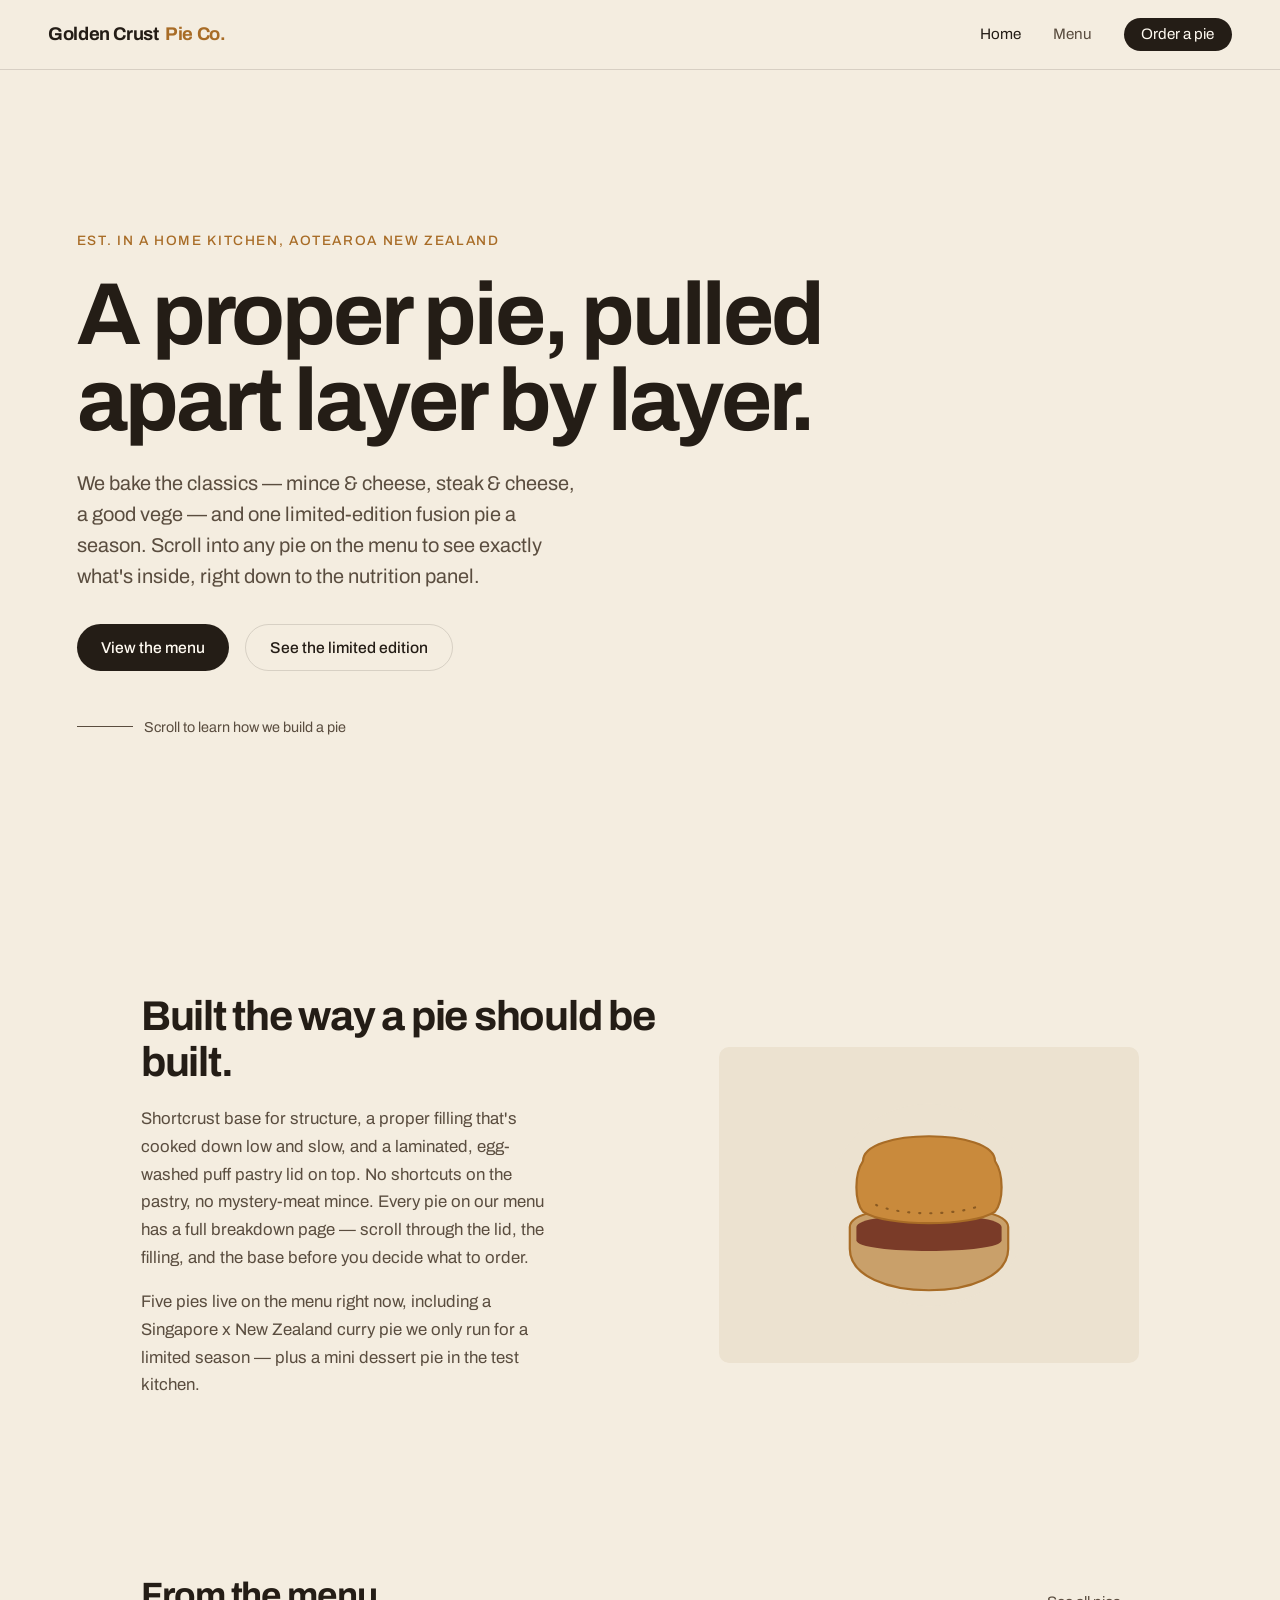
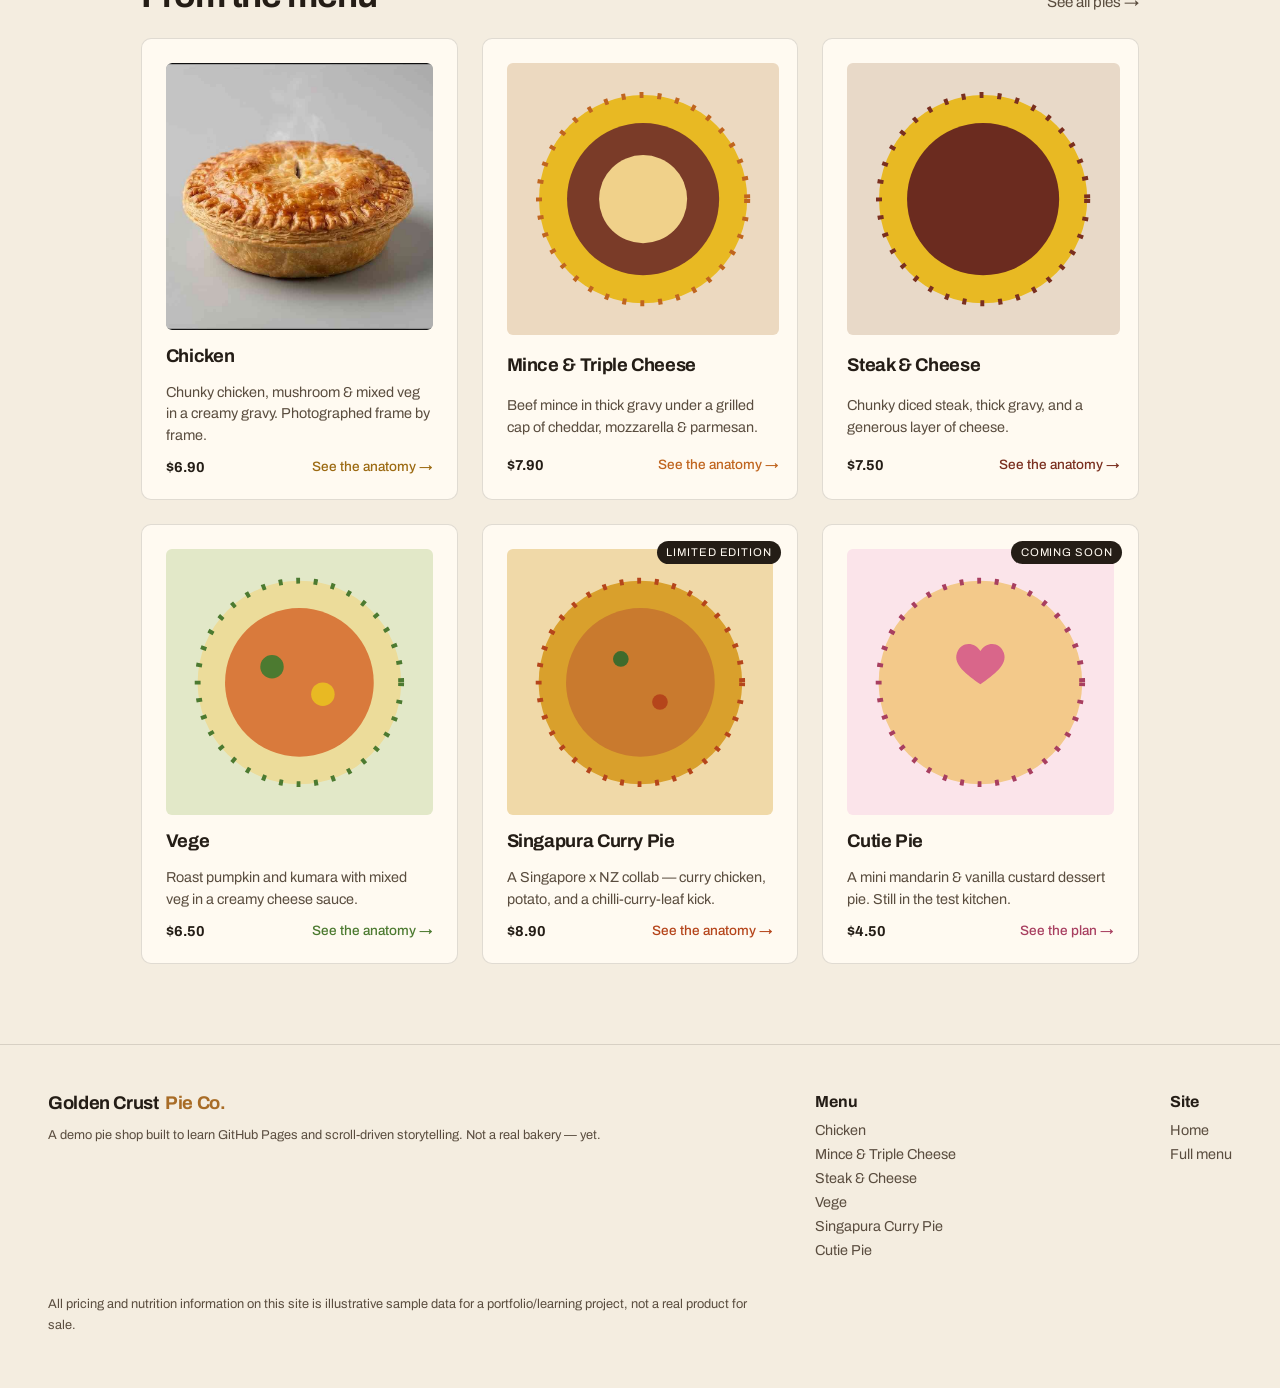
<file: index.html>
<!DOCTYPE html>
<html lang="en-NZ">
<head>
<meta charset="utf-8">
<meta name="viewport" content="width=device-width, initial-scale=1, viewport-fit=cover">
<title>Golden Crust Pie Co. — Handmade New Zealand pies</title>
<meta name="description" content="Golden Crust Pie Co. — handmade New Zealand pies. Scroll into the anatomy of each pie: Mince &amp; Cheese, Steak &amp; Cheese, Vege, and our Singapore x NZ limited edition.">

<link rel="preconnect" href="https://fonts.googleapis.com">
<link rel="preconnect" href="https://fonts.gstatic.com" crossorigin>
<!-- Non-blocking font load: a slow/blocked font stylesheet must never be able
     to delay script execution or first paint. See README "Frame loading
     performance" — a render-blocking stylesheet here was the actual cause
     of a multi-second stall, not the frame images or the GSAP CDN. -->
<link rel="preload" as="style" href="https://fonts.googleapis.com/css2?family=Archivo:wght@400;500;700&display=swap">
<link href="https://fonts.googleapis.com/css2?family=Archivo:wght@400;500;700&display=swap" rel="stylesheet" media="print" onload="this.media='all'">
<noscript><link href="https://fonts.googleapis.com/css2?family=Archivo:wght@400;500;700&display=swap" rel="stylesheet"></noscript>
<link rel="stylesheet" href="assets/css/style.css">
</head>
<body>

<header class="site-header">
  <a class="logo" href="index.html">Golden Crust <span>Pie Co.</span></a>
  <nav class="site-nav" aria-label="Primary">
    <a href="index.html" aria-current="page">Home</a>
    <a href="menu.html">Menu</a>
    <a class="nav-cta" href="menu.html">Order a pie</a>
  </nav>
</header>

<section class="hero">
  <div class="eyebrow">Est. in a home kitchen, Aotearoa New Zealand</div>
  <h1>A proper pie, pulled apart layer by layer.</h1>
  <p>We bake the classics — mince &amp; cheese, steak &amp; cheese, a good vege — and one limited-edition
  fusion pie a season. Scroll into any pie on the menu to see exactly what's inside, right down to
  the nutrition panel.</p>
  <div class="hero-actions">
    <a class="btn btn-primary" href="menu.html">View the menu</a>
    <a class="btn btn-ghost" href="pies/singapore-nz.html">See the limited edition</a>
  </div>
  <div class="scroll-cue">Scroll to learn how we build a pie</div>
</section>

<section class="story">
  <div>
    <h2>Built the way a pie should be built.</h2>
    <p>Shortcrust base for structure, a proper filling that's cooked down low and slow, and a laminated,
    egg-washed puff pastry lid on top. No shortcuts on the pastry, no mystery-meat mince. Every pie on
    our menu has a full breakdown page — scroll through the lid, the filling, and the base before you
    decide what to order.</p>
    <p style="margin-top:1rem;">Five pies live on the menu right now, including a Singapore x New Zealand
    curry pie we only run for a limited season — plus a mini dessert pie in the test kitchen.</p>
  </div>
  <div class="story-figure">
    <svg viewBox="0 0 200 200" width="220" height="220" role="img" aria-label="Illustration of a pie cross-section">
      <circle cx="100" cy="100" r="92" fill="#ece2d0"/>
      <path d="M28,140 C28,190 172,190 172,140 L172,120 C172,95 28,95 28,120 Z" fill="#c9a06a" stroke="#a86c26" stroke-width="2"/>
      <path d="M34,120 C34,105 166,105 166,120 L166,132 C166,145 34,145 34,132 Z" fill="#7a3b28"/>
      <path d="M40,60 C40,30 160,30 160,60 C168,72 168,96 160,106 C140,120 60,120 40,106 C32,96 32,72 40,60 Z" fill="#c98a3c" stroke="#a86c26" stroke-width="2"/>
      <path d="M52,100 C75,110 125,110 148,100" fill="none" stroke="#8a5a22" stroke-width="2" stroke-linecap="round" stroke-dasharray="1 9"/>
    </svg>
  </div>
</section>

<div class="section-head">
  <h2>From the menu</h2>
  <a href="menu.html">See all pies &rarr;</a>
</div>

<div class="pie-grid">

  <a class="pie-card" href="pies/chicken.html" style="--card-bg:#b4b4b1; --card-accent:#9c6a12;">
    <div class="thumb photo">
      <img src="assets/frames/chicken-pie/ezgif-frame-001.jpg" alt="A whole New Zealand chicken pie, glazed and steaming" loading="lazy">
    </div>
    <h3>Chicken</h3>
    <p class="desc">Chunky chicken, mushroom &amp; mixed veg in a creamy gravy. Photographed frame by frame.</p>
    <div class="meta"><span class="price">$6.90</span><span class="explore">See the anatomy &rarr;</span></div>
  </a>

  <a class="pie-card" href="pies/mince-and-triple-cheese.html" style="--card-bg:#ecd9c0; --card-accent:#c0651f;">
    <div class="thumb">
      <svg viewBox="0 0 120 120" role="img" aria-label="Mince and triple cheese pie icon">
        <circle cx="60" cy="60" r="52" fill="#e8b923"/>
        <circle cx="60" cy="60" r="38" fill="#7a3b28"/>
        <circle cx="60" cy="60" r="22" fill="#f0d18a"/>
        <circle cx="60" cy="60" r="52" fill="none" stroke="#c0651f" stroke-width="3" stroke-dasharray="2 7"/>
      </svg>
    </div>
    <h3>Mince &amp; Triple Cheese</h3>
    <p class="desc">Beef mince in thick gravy under a grilled cap of cheddar, mozzarella &amp; parmesan.</p>
    <div class="meta"><span class="price">$7.90</span><span class="explore">See the anatomy &rarr;</span></div>
  </a>

  <a class="pie-card" href="pies/steak-and-cheese.html" style="--card-bg:#e8d9c8; --card-accent:#7a2f1f;">
    <div class="thumb">
      <svg viewBox="0 0 120 120" role="img" aria-label="Steak and cheese pie icon">
        <circle cx="60" cy="60" r="52" fill="#e8b923"/>
        <circle cx="60" cy="60" r="38" fill="#6b2b1f"/>
        <circle cx="60" cy="60" r="52" fill="none" stroke="#7a2f1f" stroke-width="3" stroke-dasharray="2 7"/>
      </svg>
    </div>
    <h3>Steak &amp; Cheese</h3>
    <p class="desc">Chunky diced steak, thick gravy, and a generous layer of cheese.</p>
    <div class="meta"><span class="price">$7.50</span><span class="explore">See the anatomy &rarr;</span></div>
  </a>

  <a class="pie-card" href="pies/vege.html" style="--card-bg:#e2e8c8; --card-accent:#4c7a30;">
    <div class="thumb">
      <svg viewBox="0 0 120 120" role="img" aria-label="Vegetable pie icon">
        <circle cx="60" cy="60" r="52" fill="#ecdc9a"/>
        <circle cx="60" cy="60" r="38" fill="#d97a3c"/>
        <circle cx="46" cy="52" r="6" fill="#4c7a30"/>
        <circle cx="72" cy="66" r="6" fill="#e8b923"/>
        <circle cx="60" cy="60" r="52" fill="none" stroke="#4c7a30" stroke-width="3" stroke-dasharray="2 7"/>
      </svg>
    </div>
    <h3>Vege</h3>
    <p class="desc">Roast pumpkin and kumara with mixed veg in a creamy cheese sauce.</p>
    <div class="meta"><span class="price">$6.50</span><span class="explore">See the anatomy &rarr;</span></div>
  </a>

  <a class="pie-card" href="pies/singapore-nz.html" style="--card-bg:#f0d9a8; --card-accent:#b5451b;">
    <span class="badge">Limited edition</span>
    <div class="thumb">
      <svg viewBox="0 0 120 120" role="img" aria-label="Singapore curry pie icon">
        <circle cx="60" cy="60" r="52" fill="#d9a02c"/>
        <circle cx="60" cy="60" r="38" fill="#c97a2e"/>
        <circle cx="50" cy="48" r="4" fill="#3f6b2c"/>
        <circle cx="70" cy="70" r="4" fill="#b5451b"/>
        <circle cx="60" cy="60" r="52" fill="none" stroke="#b5451b" stroke-width="3" stroke-dasharray="2 7"/>
      </svg>
    </div>
    <h3>Singapura Curry Pie</h3>
    <p class="desc">A Singapore x NZ collab — curry chicken, potato, and a chilli-curry-leaf kick.</p>
    <div class="meta"><span class="price">$8.90</span><span class="explore">See the anatomy &rarr;</span></div>
  </a>

  <a class="pie-card" href="pies/cutie-pie.html" style="--card-bg:#fbe4ea; --card-accent:#a83f60;">
    <span class="badge">Coming soon</span>
    <div class="thumb">
      <svg viewBox="0 0 120 120" role="img" aria-label="Cutie Pie icon">
        <circle cx="60" cy="60" r="52" fill="#f3c98a"/>
        <path d="M60,44 C57,39 50,39 48,45 C46,51 53,56 60,61 C67,56 74,51 72,45 C70,39 63,39 60,44 Z" fill="#d9668a"/>
        <circle cx="60" cy="60" r="52" fill="none" stroke="#a83f60" stroke-width="3" stroke-dasharray="2 7"/>
      </svg>
    </div>
    <h3>Cutie Pie</h3>
    <p class="desc">A mini mandarin &amp; vanilla custard dessert pie. Still in the test kitchen.</p>
    <div class="meta"><span class="price">$4.50</span><span class="explore">See the plan &rarr;</span></div>
  </a>

</div>

<footer class="site-footer">
  <div class="foot-top">
    <div>
      <a class="logo" href="index.html">Golden Crust <span>Pie Co.</span></a>
      <p class="fine-print" style="margin-top:0.75rem;">A demo pie shop built to learn GitHub Pages and
      scroll-driven storytelling. Not a real bakery — yet.</p>
    </div>
    <div>
      <h3>Menu</h3>
      <div class="footer-links">
        <a href="pies/chicken.html">Chicken</a>
        <a href="pies/mince-and-triple-cheese.html">Mince &amp; Triple Cheese</a>
        <a href="pies/steak-and-cheese.html">Steak &amp; Cheese</a>
        <a href="pies/vege.html">Vege</a>
        <a href="pies/singapore-nz.html">Singapura Curry Pie</a>
        <a href="pies/cutie-pie.html">Cutie Pie</a>
      </div>
    </div>
    <div>
      <h3>Site</h3>
      <div class="footer-links">
        <a href="index.html">Home</a>
        <a href="menu.html">Full menu</a>
      </div>
    </div>
  </div>
  <p class="fine-print">All pricing and nutrition information on this site is illustrative sample data
  for a portfolio/learning project, not a real product for sale.</p>
</footer>

</body>
</html>
</file>
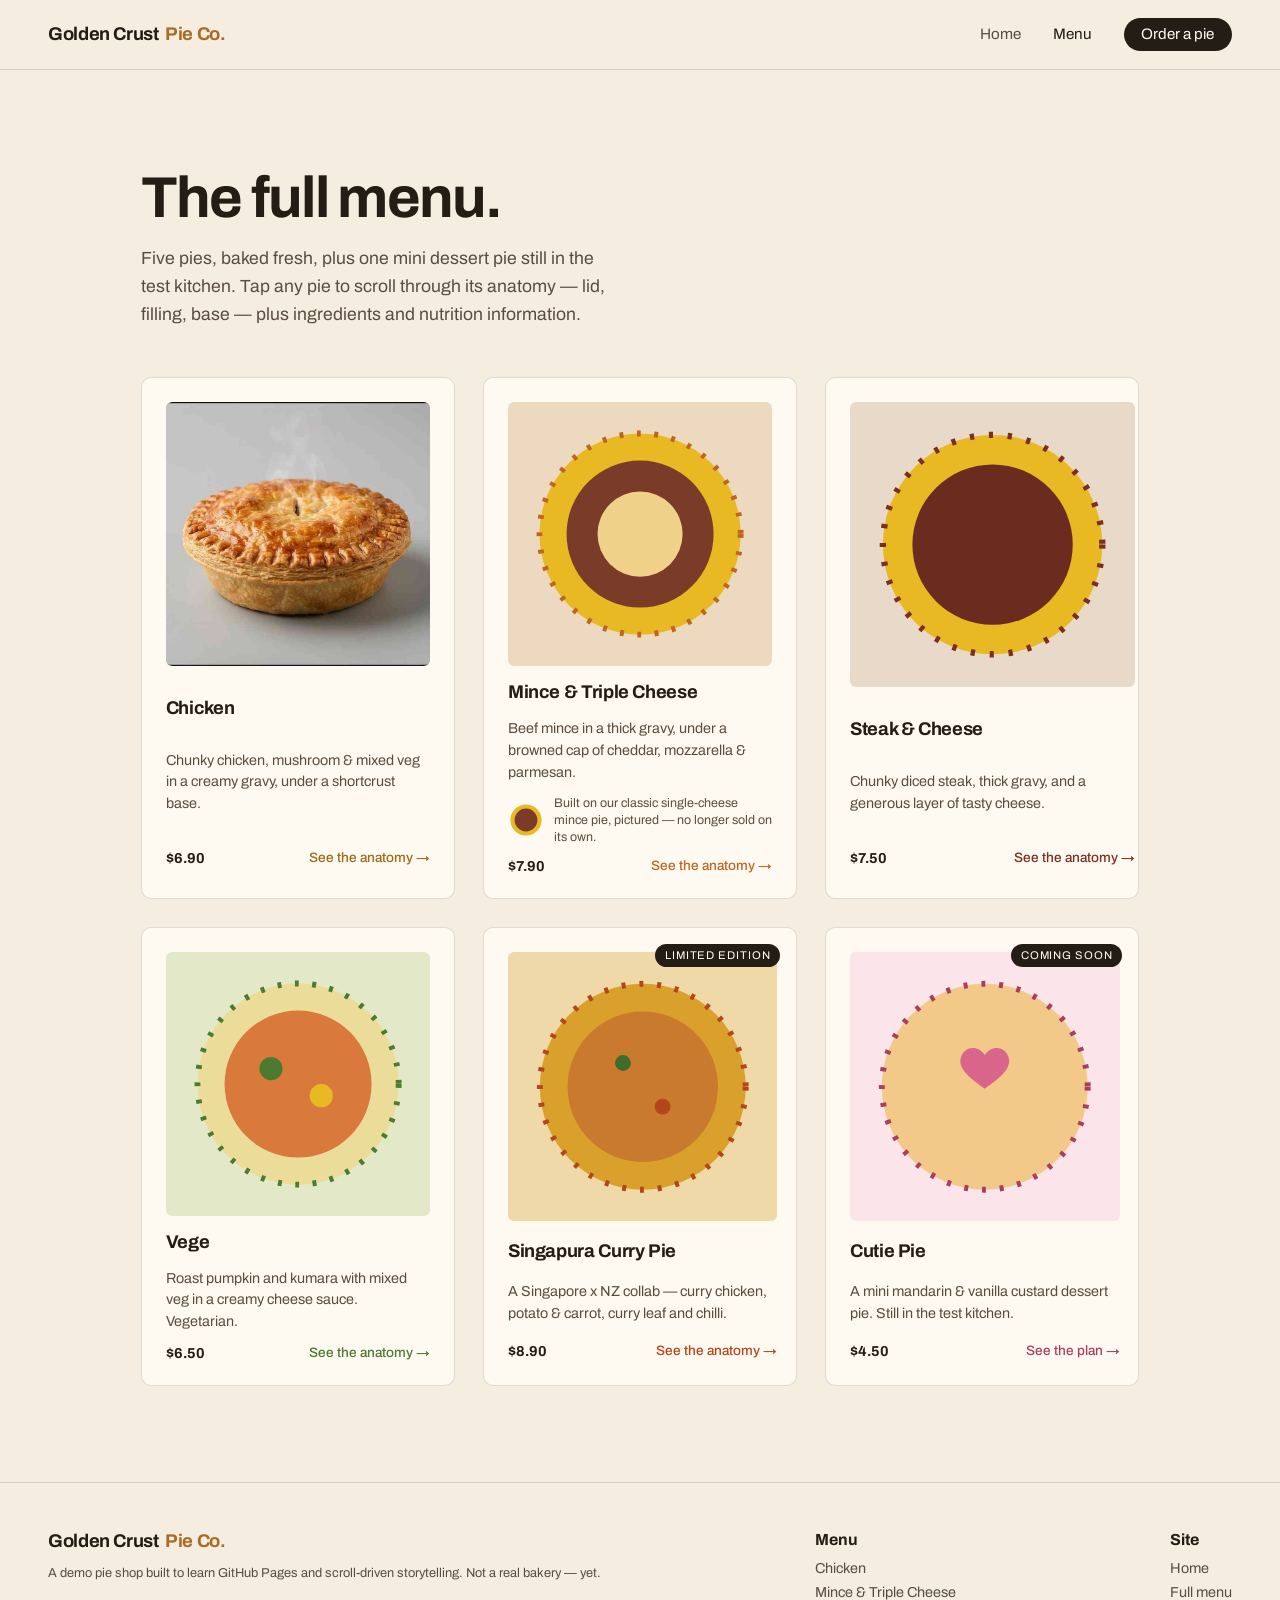
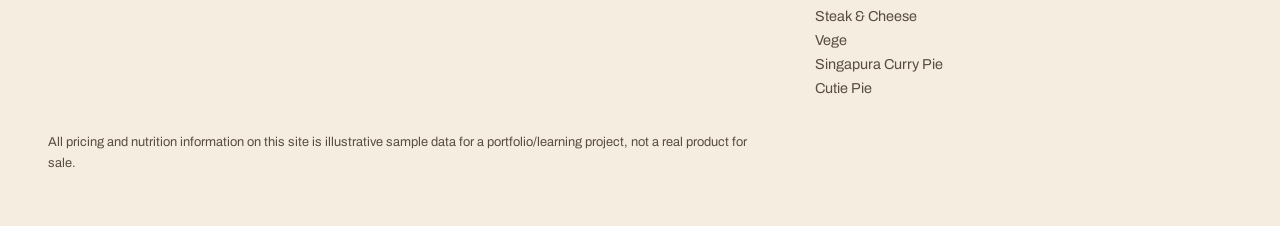
<file: menu.html>
<!DOCTYPE html>
<html lang="en-NZ">
<head>
<meta charset="utf-8">
<meta name="viewport" content="width=device-width, initial-scale=1, viewport-fit=cover">
<title>Menu — Golden Crust Pie Co.</title>
<meta name="description" content="The full Golden Crust Pie Co. menu: Mince &amp; Cheese, Steak &amp; Cheese, Vege, and our Singapore x NZ limited edition pie.">

<link rel="preconnect" href="https://fonts.googleapis.com">
<link rel="preconnect" href="https://fonts.gstatic.com" crossorigin>
<!-- Non-blocking font load — see README "Frame loading performance". -->
<link rel="preload" as="style" href="https://fonts.googleapis.com/css2?family=Archivo:wght@400;500;700&display=swap">
<link href="https://fonts.googleapis.com/css2?family=Archivo:wght@400;500;700&display=swap" rel="stylesheet" media="print" onload="this.media='all'">
<noscript><link href="https://fonts.googleapis.com/css2?family=Archivo:wght@400;500;700&display=swap" rel="stylesheet"></noscript>
<link rel="stylesheet" href="assets/css/style.css">
</head>
<body>

<header class="site-header">
  <a class="logo" href="index.html">Golden Crust <span>Pie Co.</span></a>
  <nav class="site-nav" aria-label="Primary">
    <a href="index.html">Home</a>
    <a href="menu.html" aria-current="page">Menu</a>
    <a class="nav-cta" href="menu.html">Order a pie</a>
  </nav>
</header>

<section class="menu-hero">
  <h1>The full menu.</h1>
  <p>Five pies, baked fresh, plus one mini dessert pie still in the test kitchen. Tap any pie to
  scroll through its anatomy — lid, filling, base — plus ingredients and nutrition information.</p>
</section>

<div class="menu-grid">

  <a class="pie-card" href="pies/chicken.html" style="--card-bg:#b4b4b1; --card-accent:#9c6a12;">
    <div class="thumb photo">
      <img src="assets/frames/chicken-pie/ezgif-frame-001.jpg" alt="A whole New Zealand chicken pie, glazed and steaming" loading="lazy">
    </div>
    <h3>Chicken</h3>
    <p class="desc">Chunky chicken, mushroom &amp; mixed veg in a creamy gravy, under a shortcrust base.</p>
    <div class="meta"><span class="price">$6.90</span><span class="explore">See the anatomy &rarr;</span></div>
  </a>

  <a class="pie-card" href="pies/mince-and-triple-cheese.html" style="--card-bg:#ecd9c0; --card-accent:#c0651f;">
    <div class="thumb">
      <svg viewBox="0 0 120 120" role="img" aria-label="Mince and triple cheese pie icon">
        <circle cx="60" cy="60" r="52" fill="#e8b923"/>
        <circle cx="60" cy="60" r="38" fill="#7a3b28"/>
        <circle cx="60" cy="60" r="22" fill="#f0d18a"/>
        <circle cx="60" cy="60" r="52" fill="none" stroke="#c0651f" stroke-width="3" stroke-dasharray="2 7"/>
      </svg>
    </div>
    <h3>Mince &amp; Triple Cheese</h3>
    <p class="desc">Beef mince in a thick gravy, under a browned cap of cheddar, mozzarella &amp; parmesan.</p>
    <div class="insight">
      <svg viewBox="0 0 120 120" role="img" aria-label="Our classic single-cheese mince pie, for comparison">
        <circle cx="60" cy="60" r="52" fill="#e8b923"/>
        <circle cx="60" cy="60" r="38" fill="#7a3b28"/>
      </svg>
      <span>Built on our classic single-cheese mince pie, pictured — no longer sold on its own.</span>
    </div>
    <div class="meta"><span class="price">$7.90</span><span class="explore">See the anatomy &rarr;</span></div>
  </a>

  <a class="pie-card" href="pies/steak-and-cheese.html" style="--card-bg:#e8d9c8; --card-accent:#7a2f1f;">
    <div class="thumb">
      <svg viewBox="0 0 120 120" role="img" aria-label="Steak and cheese pie icon">
        <circle cx="60" cy="60" r="52" fill="#e8b923"/>
        <circle cx="60" cy="60" r="38" fill="#6b2b1f"/>
        <circle cx="60" cy="60" r="52" fill="none" stroke="#7a2f1f" stroke-width="3" stroke-dasharray="2 7"/>
      </svg>
    </div>
    <h3>Steak &amp; Cheese</h3>
    <p class="desc">Chunky diced steak, thick gravy, and a generous layer of tasty cheese.</p>
    <div class="meta"><span class="price">$7.50</span><span class="explore">See the anatomy &rarr;</span></div>
  </a>

  <a class="pie-card" href="pies/vege.html" style="--card-bg:#e2e8c8; --card-accent:#4c7a30;">
    <div class="thumb">
      <svg viewBox="0 0 120 120" role="img" aria-label="Vegetable pie icon">
        <circle cx="60" cy="60" r="52" fill="#ecdc9a"/>
        <circle cx="60" cy="60" r="38" fill="#d97a3c"/>
        <circle cx="46" cy="52" r="6" fill="#4c7a30"/>
        <circle cx="72" cy="66" r="6" fill="#e8b923"/>
        <circle cx="60" cy="60" r="52" fill="none" stroke="#4c7a30" stroke-width="3" stroke-dasharray="2 7"/>
      </svg>
    </div>
    <h3>Vege</h3>
    <p class="desc">Roast pumpkin and kumara with mixed veg in a creamy cheese sauce. Vegetarian.</p>
    <div class="meta"><span class="price">$6.50</span><span class="explore">See the anatomy &rarr;</span></div>
  </a>

  <a class="pie-card" href="pies/singapore-nz.html" style="--card-bg:#f0d9a8; --card-accent:#b5451b;">
    <span class="badge">Limited edition</span>
    <div class="thumb">
      <svg viewBox="0 0 120 120" role="img" aria-label="Singapore curry pie icon">
        <circle cx="60" cy="60" r="52" fill="#d9a02c"/>
        <circle cx="60" cy="60" r="38" fill="#c97a2e"/>
        <circle cx="50" cy="48" r="4" fill="#3f6b2c"/>
        <circle cx="70" cy="70" r="4" fill="#b5451b"/>
        <circle cx="60" cy="60" r="52" fill="none" stroke="#b5451b" stroke-width="3" stroke-dasharray="2 7"/>
      </svg>
    </div>
    <h3>Singapura Curry Pie</h3>
    <p class="desc">A Singapore x NZ collab — curry chicken, potato &amp; carrot, curry leaf and chilli.</p>
    <div class="meta"><span class="price">$8.90</span><span class="explore">See the anatomy &rarr;</span></div>
  </a>

  <a class="pie-card" href="pies/cutie-pie.html" style="--card-bg:#fbe4ea; --card-accent:#a83f60;">
    <span class="badge">Coming soon</span>
    <div class="thumb">
      <svg viewBox="0 0 120 120" role="img" aria-label="Cutie Pie icon">
        <circle cx="60" cy="60" r="52" fill="#f3c98a"/>
        <path d="M60,44 C57,39 50,39 48,45 C46,51 53,56 60,61 C67,56 74,51 72,45 C70,39 63,39 60,44 Z" fill="#d9668a"/>
        <circle cx="60" cy="60" r="52" fill="none" stroke="#a83f60" stroke-width="3" stroke-dasharray="2 7"/>
      </svg>
    </div>
    <h3>Cutie Pie</h3>
    <p class="desc">A mini mandarin &amp; vanilla custard dessert pie. Still in the test kitchen.</p>
    <div class="meta"><span class="price">$4.50</span><span class="explore">See the plan &rarr;</span></div>
  </a>

</div>

<footer class="site-footer">
  <div class="foot-top">
    <div>
      <a class="logo" href="index.html">Golden Crust <span>Pie Co.</span></a>
      <p class="fine-print" style="margin-top:0.75rem;">A demo pie shop built to learn GitHub Pages and
      scroll-driven storytelling. Not a real bakery — yet.</p>
    </div>
    <div>
      <h3>Menu</h3>
      <div class="footer-links">
        <a href="pies/chicken.html">Chicken</a>
        <a href="pies/mince-and-triple-cheese.html">Mince &amp; Triple Cheese</a>
        <a href="pies/steak-and-cheese.html">Steak &amp; Cheese</a>
        <a href="pies/vege.html">Vege</a>
        <a href="pies/singapore-nz.html">Singapura Curry Pie</a>
        <a href="pies/cutie-pie.html">Cutie Pie</a>
      </div>
    </div>
    <div>
      <h3>Site</h3>
      <div class="footer-links">
        <a href="index.html">Home</a>
        <a href="menu.html">Full menu</a>
      </div>
    </div>
  </div>
  <p class="fine-print">All pricing and nutrition information on this site is illustrative sample data
  for a portfolio/learning project, not a real product for sale.</p>
</footer>

</body>
</html>
</file>
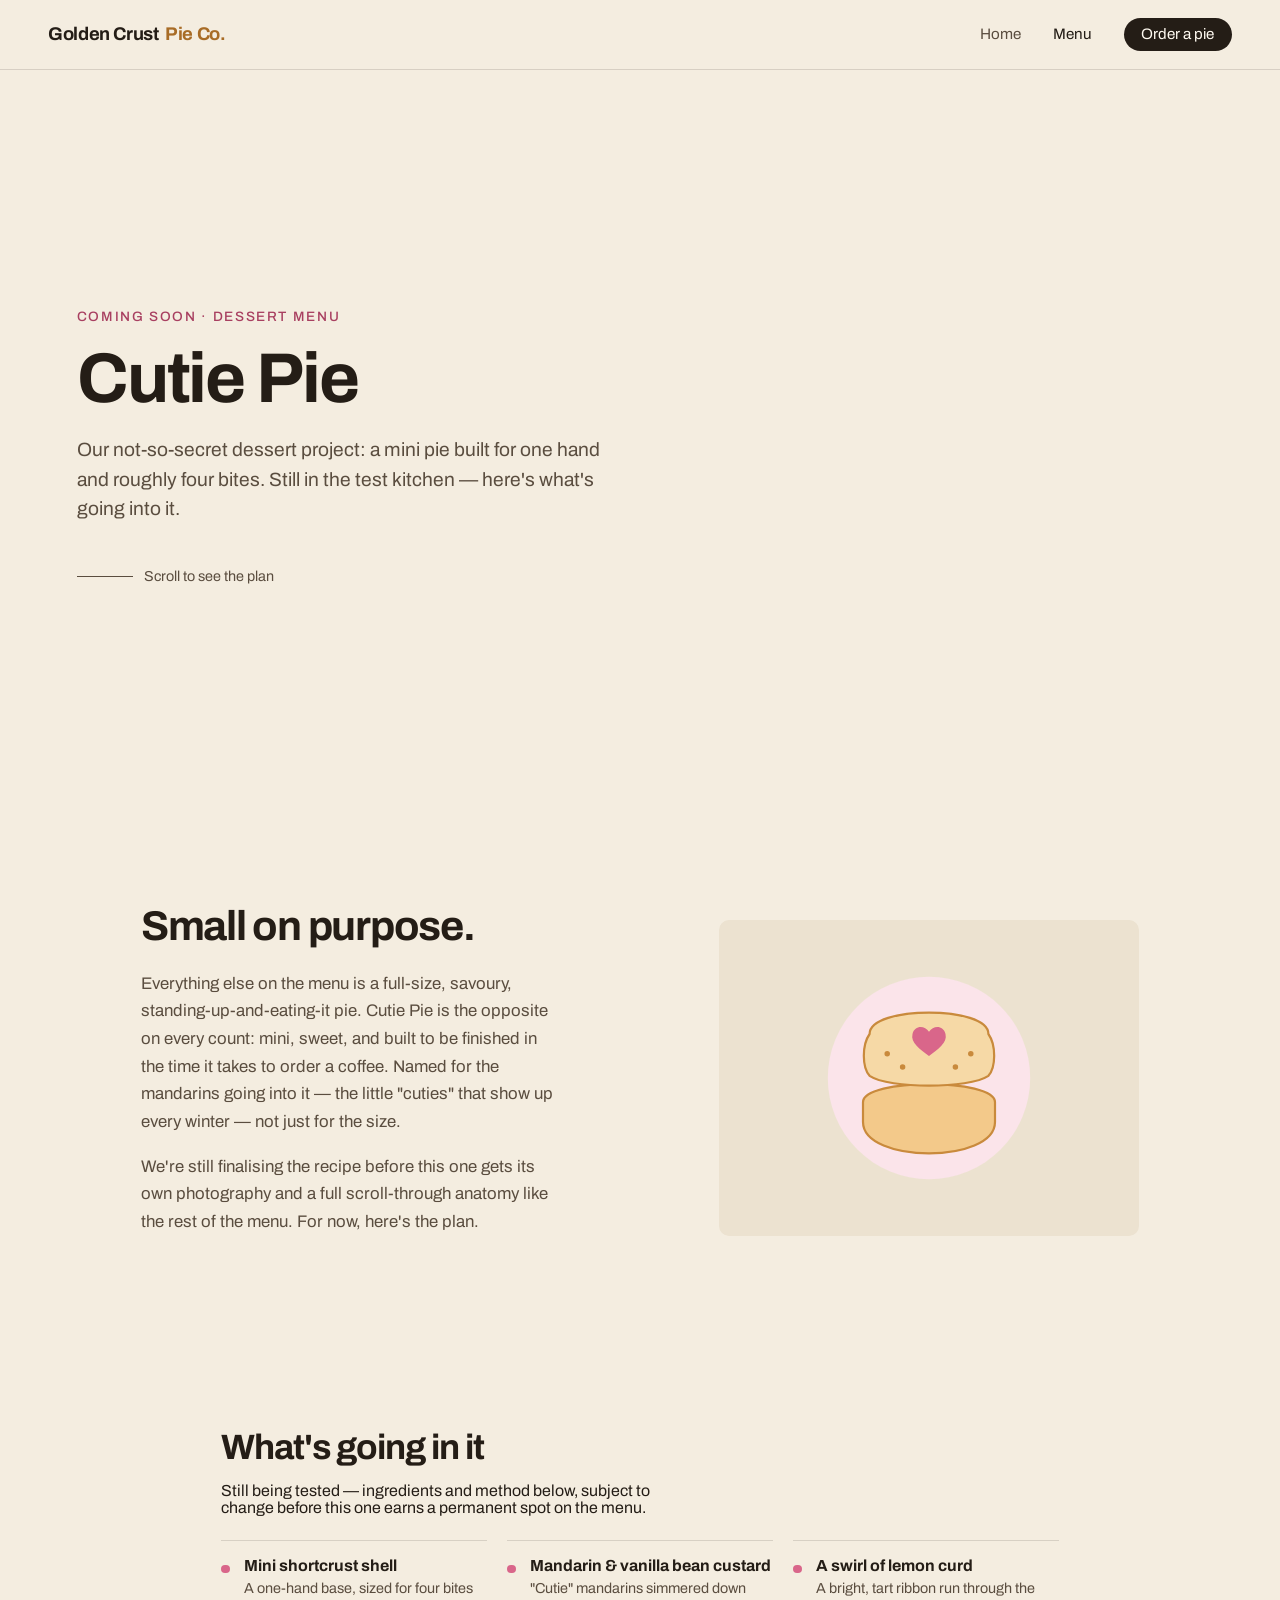
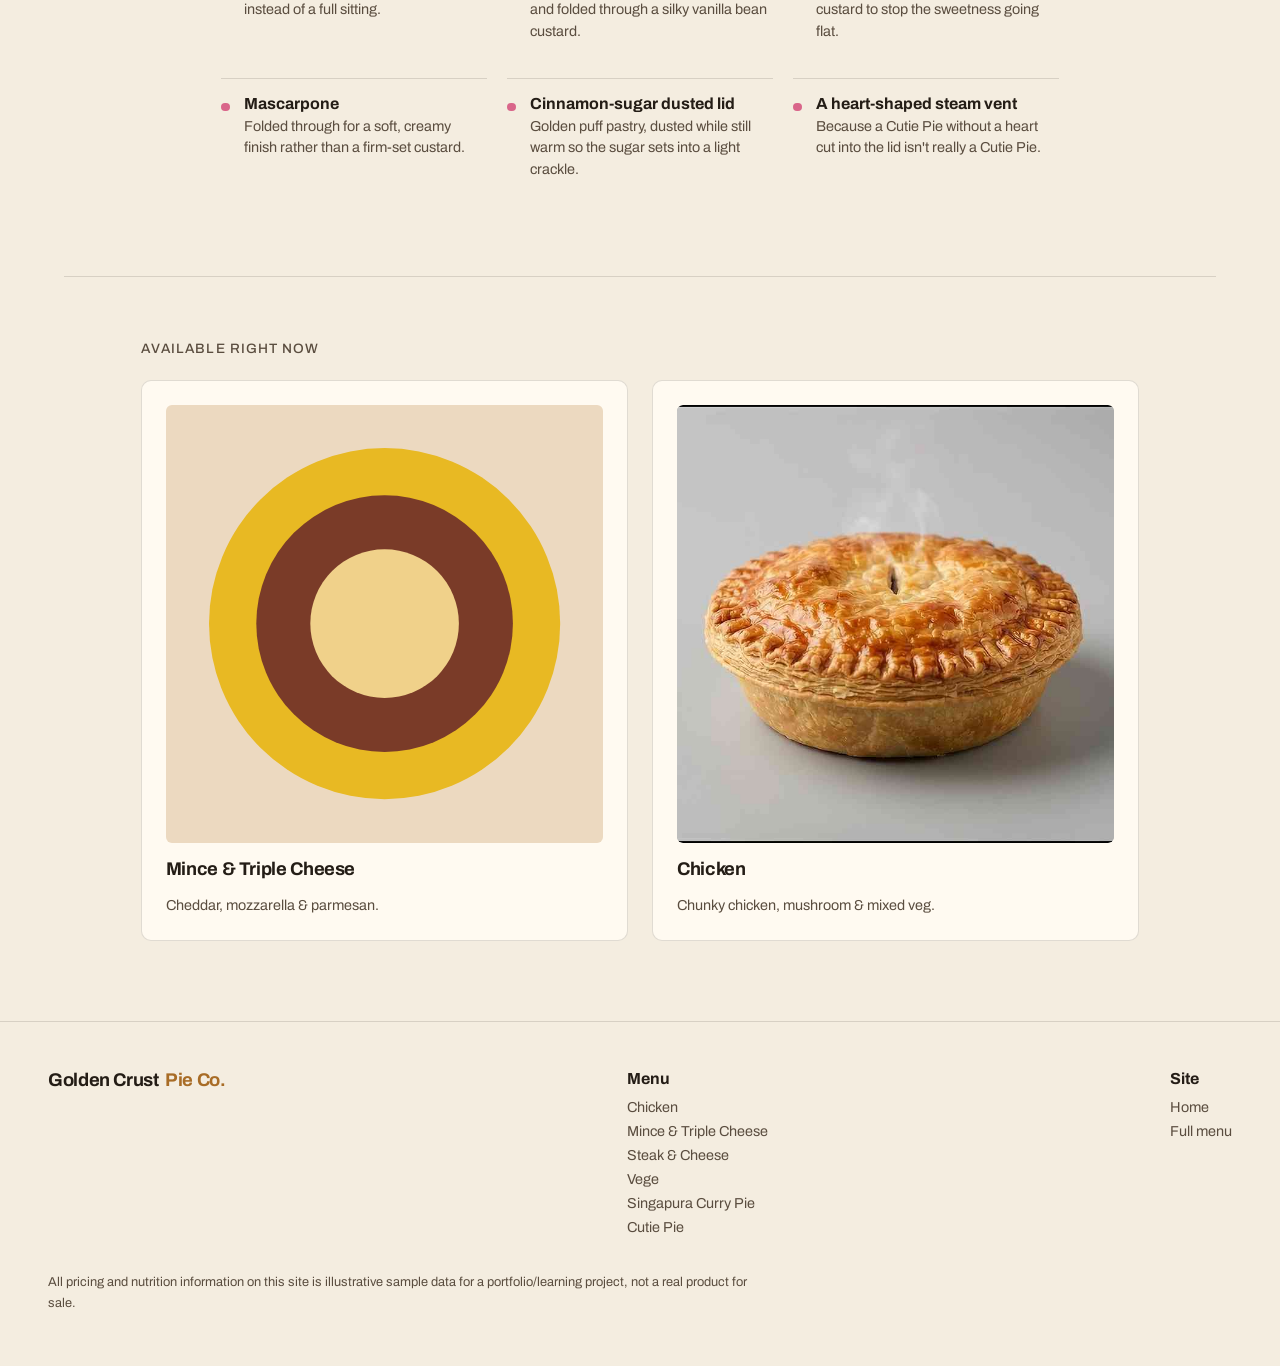
<file: pies/cutie-pie.html>
<!DOCTYPE html>
<html lang="en-NZ">
<head>
<meta charset="utf-8">
<meta name="viewport" content="width=device-width, initial-scale=1, viewport-fit=cover">
<title>Cutie Pie — Golden Crust Pie Co.</title>
<meta name="description" content="Cutie Pie — a mini mandarin and vanilla custard dessert pie, coming soon to Golden Crust Pie Co.">

<link rel="preconnect" href="https://fonts.googleapis.com">
<link rel="preconnect" href="https://fonts.gstatic.com" crossorigin>
<!-- Non-blocking font load — see README "Frame loading performance". -->
<link rel="preload" as="style" href="https://fonts.googleapis.com/css2?family=Archivo:wght@400;500;700&display=swap">
<link href="https://fonts.googleapis.com/css2?family=Archivo:wght@400;500;700&display=swap" rel="stylesheet" media="print" onload="this.media='all'">
<noscript><link href="https://fonts.googleapis.com/css2?family=Archivo:wght@400;500;700&display=swap" rel="stylesheet"></noscript>
<link rel="stylesheet" href="../assets/css/style.css">
</head>
<body style="--accent:#d9668a; --accent-dark:#a83f60;">

<header class="site-header">
  <a class="logo" href="../index.html">Golden Crust <span>Pie Co.</span></a>
  <nav class="site-nav" aria-label="Primary">
    <a href="../index.html">Home</a>
    <a href="../menu.html" aria-current="page">Menu</a>
    <a class="nav-cta" href="../menu.html">Order a pie</a>
  </nav>
</header>

<header class="intro">
  <div class="eyebrow">Coming soon &middot; dessert menu</div>
  <h1>Cutie Pie</h1>
  <p>Our not-so-secret dessert project: a mini pie built for one hand and roughly four bites. Still
  in the test kitchen — here's what's going into it.</p>
  <div class="scroll-cue">Scroll to see the plan</div>
</header>

<section class="story">
  <div>
    <h2>Small on purpose.</h2>
    <p>Everything else on the menu is a full-size, savoury, standing-up-and-eating-it pie. Cutie Pie
    is the opposite on every count: mini, sweet, and built to be finished in the time it takes to
    order a coffee. Named for the mandarins going into it — the little "cuties" that show up every
    winter — not just for the size.</p>
    <p style="margin-top:1rem;">We're still finalising the recipe before this one gets its own
    photography and a full scroll-through anatomy like the rest of the menu. For now, here's the
    plan.</p>
  </div>
  <div class="story-figure">
    <svg viewBox="0 0 200 200" width="220" height="220" role="img" aria-label="Illustration of a mini heart-vented dessert pie">
      <circle cx="100" cy="100" r="92" fill="#fbe4ea"/>
      <path d="M40,140 C40,178 160,178 160,140 L160,122 C160,100 40,100 40,122 Z" fill="#f3c98a" stroke="#c98a3c" stroke-width="2"/>
      <path d="M46,60 C46,34 154,34 154,60 C161,70 161,90 154,98 C136,110 64,110 46,98 C39,90 39,70 46,60 Z" fill="#f6d9a6" stroke="#c98a3c" stroke-width="2"/>
      <path d="M100,58 C96,52 87,52 85,60 C83,68 92,74 100,80 C108,74 117,68 115,60 C113,52 104,52 100,58 Z" fill="#d9668a"/>
      <circle cx="62" cy="78" r="2.5" fill="#c98a3c"/>
      <circle cx="138" cy="78" r="2.5" fill="#c98a3c"/>
      <circle cx="76" cy="90" r="2.5" fill="#c98a3c"/>
      <circle cx="124" cy="90" r="2.5" fill="#c98a3c"/>
    </svg>
  </div>
</section>

<section class="ingredients">
  <h2>What's going in it</h2>
  <p class="note" style="margin:-1rem 0 1.5rem; max-width:48ch;">Still being tested — ingredients and
  method below, subject to change before this one earns a permanent spot on the menu.</p>
  <ul class="ingredient-list">
    <li><span class="dot"></span><div><strong>Mini shortcrust shell</strong><span>A one-hand base, sized for four bites instead of a full sitting.</span></div></li>
    <li><span class="dot"></span><div><strong>Mandarin &amp; vanilla bean custard</strong><span>"Cutie" mandarins simmered down and folded through a silky vanilla bean custard.</span></div></li>
    <li><span class="dot"></span><div><strong>A swirl of lemon curd</strong><span>A bright, tart ribbon run through the custard to stop the sweetness going flat.</span></div></li>
    <li><span class="dot"></span><div><strong>Mascarpone</strong><span>Folded through for a soft, creamy finish rather than a firm-set custard.</span></div></li>
    <li><span class="dot"></span><div><strong>Cinnamon-sugar dusted lid</strong><span>Golden puff pastry, dusted while still warm so the sugar sets into a light crackle.</span></div></li>
    <li><span class="dot"></span><div><strong>A heart-shaped steam vent</strong><span>Because a Cutie Pie without a heart cut into the lid isn't really a Cutie Pie.</span></div></li>
  </ul>
</section>

<section class="up-next">
  <h2>Available right now</h2>
  <div class="pie-grid" style="padding:0;">
    <a class="pie-card" href="mince-and-triple-cheese.html" style="--card-bg:#ecd9c0; --card-accent:#c0651f;">
      <div class="thumb"><svg viewBox="0 0 120 120"><circle cx="60" cy="60" r="52" fill="#e8b923"/><circle cx="60" cy="60" r="38" fill="#7a3b28"/><circle cx="60" cy="60" r="22" fill="#f0d18a"/></svg></div>
      <h3>Mince &amp; Triple Cheese</h3>
      <p class="desc">Cheddar, mozzarella &amp; parmesan.</p>
    </a>
    <a class="pie-card" href="chicken.html" style="--card-bg:#b4b4b1; --card-accent:#9c6a12;">
      <div class="thumb photo"><img src="../assets/frames/chicken-pie/ezgif-frame-001.jpg" alt="A whole New Zealand chicken pie, glazed and steaming" loading="lazy"></div>
      <h3>Chicken</h3>
      <p class="desc">Chunky chicken, mushroom &amp; mixed veg.</p>
    </a>
  </div>
</section>

<footer class="site-footer">
  <div class="foot-top">
    <div>
      <a class="logo" href="../index.html">Golden Crust <span>Pie Co.</span></a>
    </div>
    <div>
      <h3>Menu</h3>
      <div class="footer-links">
        <a href="chicken.html">Chicken</a>
        <a href="mince-and-triple-cheese.html">Mince &amp; Triple Cheese</a>
        <a href="steak-and-cheese.html">Steak &amp; Cheese</a>
        <a href="vege.html">Vege</a>
        <a href="singapore-nz.html">Singapura Curry Pie</a>
        <a href="cutie-pie.html">Cutie Pie</a>
      </div>
    </div>
    <div>
      <h3>Site</h3>
      <div class="footer-links">
        <a href="../index.html">Home</a>
        <a href="../menu.html">Full menu</a>
      </div>
    </div>
  </div>
  <p class="fine-print">All pricing and nutrition information on this site is illustrative sample data
  for a portfolio/learning project, not a real product for sale.</p>
</footer>

</body>
</html>
</file>
<file: assets/css/style.css>
/* =========================================================================
   Golden Crust Pie Co. — shared stylesheet
   ========================================================================= */

:root {
  --backdrop:   #f4ede0;
  --backdrop-2: #ece2d0;
  --ink:        #241d16;
  --ink-soft:   #5a4d3f;
  --pastry:     #c98a3c;
  --pastry-dark:#a86c26;
  --cream:      #fffaf1;
  --line:       rgba(36, 29, 22, 0.14);

  /* per-pie accents, overridden per page via [data-pie] */
  --accent: var(--pastry);
  --accent-dark: var(--pastry-dark);

  --radius: 10px;
}

* { box-sizing: border-box; }

html { scroll-behavior: auto; }

body {
  margin: 0;
  background: var(--backdrop);
  color: var(--ink);
  font-family: Archivo, "Helvetica Neue", Helvetica, Arial, sans-serif;
  font-weight: 400;
  -webkit-font-smoothing: antialiased;
  text-rendering: optimizeLegibility;
  overscroll-behavior-y: none;
}

a { color: inherit; }

img, svg { max-width: 100%; display: block; }

:focus-visible {
  outline: 2px solid var(--ink);
  outline-offset: 3px;
}

.container {
  max-width: 72rem;
  margin: 0 auto;
  padding: 0 clamp(1.25rem, 5vw, 3rem);
}

/* ---------- Site header ---------- */

.site-header {
  position: sticky;
  top: 0;
  z-index: 30;
  display: flex;
  align-items: center;
  justify-content: space-between;
  padding: 1.1rem clamp(1.25rem, 5vw, 3rem);
  background: rgba(244, 237, 224, 0.86);
  backdrop-filter: blur(10px);
  -webkit-backdrop-filter: blur(10px);
  border-bottom: 1px solid var(--line);
}

.logo {
  display: flex;
  align-items: baseline;
  gap: 0.4rem;
  text-decoration: none;
  font-weight: 700;
  font-size: 1.15rem;
  letter-spacing: -0.02em;
  color: var(--ink);
}

.logo span {
  color: var(--pastry-dark);
}

.site-nav {
  display: flex;
  align-items: center;
  gap: clamp(1rem, 3vw, 2rem);
  font-size: 0.95rem;
}

.site-nav a {
  text-decoration: none;
  color: var(--ink-soft);
  transition: color 0.15s ease;
}

.site-nav a:hover,
.site-nav a[aria-current="page"] {
  color: var(--ink);
}

.site-nav a.nav-cta {
  background: var(--ink);
  color: var(--cream);
  padding: 0.55rem 1.1rem;
  border-radius: 999px;
}

/* ---------- Site footer ---------- */

.site-footer {
  border-top: 1px solid var(--line);
  padding: 3rem clamp(1.25rem, 5vw, 3rem) 2.5rem;
  display: grid;
  gap: 1.5rem;
}

.site-footer .foot-top {
  display: flex;
  flex-wrap: wrap;
  gap: 2rem;
  justify-content: space-between;
}

.site-footer h3 {
  margin: 0 0 0.75rem;
  font-size: 1rem;
}

.footer-links {
  display: flex;
  flex-direction: column;
  gap: 0.5rem;
  font-size: 0.9rem;
  color: var(--ink-soft);
}

.footer-links a { text-decoration: none; }
.footer-links a:hover { color: var(--ink); }

.site-footer .fine-print {
  font-size: 0.8rem;
  color: var(--ink-soft);
  max-width: 44rem;
  line-height: 1.6;
}

/* ---------- Buttons ---------- */

.btn {
  display: inline-flex;
  align-items: center;
  gap: 0.5rem;
  padding: 0.85rem 1.5rem;
  border-radius: 999px;
  text-decoration: none;
  font-weight: 500;
  font-size: 0.98rem;
  transition: transform 0.15s ease, background 0.15s ease;
}

.btn-primary {
  background: var(--ink);
  color: var(--cream);
}

.btn-primary:hover { background: var(--pastry-dark); }

.btn-ghost {
  border: 1px solid var(--line);
  color: var(--ink);
}

.btn-ghost:hover { border-color: var(--ink); }

/* ========================================================================
   HOME PAGE
   ======================================================================== */

.hero {
  min-height: 92vh;
  min-height: 92dvh;
  display: grid;
  align-content: center;
  gap: 1.5rem;
  padding: 2rem clamp(1.25rem, 6vw, 6rem);
  max-width: 62rem;
  position: relative;
}

.hero .eyebrow {
  font-size: 0.85rem;
  text-transform: uppercase;
  letter-spacing: 0.12em;
  color: var(--pastry-dark);
  font-weight: 500;
}

.hero h1 {
  margin: 0;
  font-weight: 700;
  font-size: clamp(2.5rem, 7vw, 5.5rem);
  line-height: 0.98;
  letter-spacing: -0.035em;
  max-width: 16ch;
}

.hero p {
  margin: 0;
  max-width: 46ch;
  font-size: clamp(1rem, 1.6vw, 1.25rem);
  line-height: 1.55;
  color: var(--ink-soft);
}

.hero .hero-actions {
  display: flex;
  gap: 1rem;
  flex-wrap: wrap;
  margin-top: 0.5rem;
}

.scroll-cue {
  margin-top: 1.5rem;
  font-size: 0.9rem;
  color: var(--ink-soft);
  display: flex;
  align-items: center;
  gap: 0.7rem;
}

.scroll-cue::before {
  content: "";
  width: 3.5rem;
  height: 1px;
  background: var(--ink-soft);
  transform-origin: left;
  animation: reach 2.6s ease-in-out infinite;
}

@keyframes reach {
  0%, 100% { transform: scaleX(0.35); opacity: 0.4; }
  50%      { transform: scaleX(1);    opacity: 1; }
}

@media (prefers-reduced-motion: reduce) {
  .scroll-cue::before { animation: none; transform: scaleX(1); opacity: 1; }
}

/* Story strip */

.story {
  padding: 6rem clamp(1.25rem, 6vw, 6rem);
  display: grid;
  grid-template-columns: 1.1fr 0.9fr;
  gap: 4rem;
  align-items: center;
  max-width: 72rem;
  margin: 0 auto;
}

.story h2 {
  font-size: clamp(1.8rem, 3.5vw, 2.6rem);
  letter-spacing: -0.03em;
  line-height: 1.1;
  margin: 0 0 1.25rem;
}

.story p {
  color: var(--ink-soft);
  line-height: 1.65;
  font-size: 1.05rem;
  max-width: 42ch;
}

.story-figure {
  background: var(--backdrop-2);
  border-radius: var(--radius);
  aspect-ratio: 4/3;
  display: grid;
  place-items: center;
  padding: 2rem;
}

@media (max-width: 860px) {
  .story { grid-template-columns: 1fr; gap: 2rem; padding-top: 4rem; padding-bottom: 4rem; }
  .story-figure { order: -1; }
}

/* Featured pies grid (home) */

.section-head {
  padding: 4rem clamp(1.25rem, 6vw, 6rem) 1.5rem;
  max-width: 72rem;
  margin: 0 auto;
  display: flex;
  align-items: baseline;
  justify-content: space-between;
  gap: 1rem;
  flex-wrap: wrap;
}

.section-head h2 {
  font-size: clamp(1.6rem, 3vw, 2.2rem);
  letter-spacing: -0.03em;
  margin: 0;
}

.section-head a {
  text-decoration: none;
  color: var(--ink-soft);
  font-size: 0.95rem;
  white-space: nowrap;
}

.section-head a:hover { color: var(--ink); }

.pie-grid {
  max-width: 72rem;
  margin: 0 auto;
  padding: 0 clamp(1.25rem, 6vw, 6rem) 5rem;
  display: grid;
  grid-template-columns: repeat(auto-fit, minmax(15rem, 1fr));
  gap: 1.5rem;
}

.pie-card {
  background: var(--cream);
  border: 1px solid var(--line);
  border-radius: var(--radius);
  padding: 1.5rem;
  text-decoration: none;
  color: var(--ink);
  display: grid;
  gap: 1rem;
  transition: transform 0.2s ease, box-shadow 0.2s ease;
  position: relative;
  overflow: hidden;
}

.pie-card:hover {
  transform: translateY(-4px);
  box-shadow: 0 16px 32px -18px rgba(36, 29, 22, 0.35);
}

.pie-card .thumb {
  aspect-ratio: 1/1;
  border-radius: calc(var(--radius) - 4px);
  background: var(--card-bg, var(--backdrop-2));
  display: grid;
  place-items: center;
  padding: 1rem;
}

.pie-card .thumb svg { width: 100%; height: 100%; }

.pie-card .thumb.photo {
  padding: 0;
  overflow: hidden;
}

.pie-card .thumb.photo img {
  width: 100%;
  height: 100%;
  object-fit: cover;
  border-radius: calc(var(--radius) - 4px);
}

.pie-card h3 {
  margin: 0;
  font-size: 1.15rem;
  letter-spacing: -0.02em;
}

.pie-card .desc {
  margin: 0;
  font-size: 0.9rem;
  color: var(--ink-soft);
  line-height: 1.5;
}

.pie-card .meta {
  display: flex;
  align-items: center;
  justify-content: space-between;
  font-size: 0.9rem;
  margin-top: -0.25rem;
}

.pie-card .price {
  font-weight: 700;
}

.pie-card .explore {
  font-size: 0.85rem;
  color: var(--card-accent, var(--pastry-dark));
  font-weight: 500;
}

/* A small "for reference" inset — e.g. a pie no longer sold on its own,
   shown small inside the card that replaced it. */
.pie-card .insight {
  display: flex;
  align-items: center;
  gap: 0.6rem;
  margin-top: -0.25rem;
}

.pie-card .insight svg {
  width: 2.25rem;
  height: 2.25rem;
  flex-shrink: 0;
  border-radius: 50%;
}

.pie-card .insight span {
  font-size: 0.78rem;
  line-height: 1.35;
  color: var(--ink-soft);
}

.badge {
  position: absolute;
  top: 1rem;
  right: 1rem;
  background: var(--ink);
  color: var(--cream);
  font-size: 0.7rem;
  text-transform: uppercase;
  letter-spacing: 0.08em;
  padding: 0.35rem 0.6rem;
  border-radius: 999px;
}

/* ========================================================================
   MENU PAGE
   ======================================================================== */

.menu-hero {
  padding: 6rem clamp(1.25rem, 6vw, 6rem) 2rem;
  max-width: 72rem;
  margin: 0 auto;
}

.menu-hero h1 {
  font-size: clamp(2.2rem, 5vw, 3.6rem);
  letter-spacing: -0.03em;
  margin: 0 0 1rem;
  max-width: 18ch;
}

.menu-hero p {
  max-width: 48ch;
  color: var(--ink-soft);
  font-size: 1.1rem;
  line-height: 1.6;
  margin: 0;
}

.menu-grid {
  max-width: 72rem;
  margin: 0 auto;
  padding: 1rem clamp(1.25rem, 6vw, 6rem) 6rem;
  display: grid;
  grid-template-columns: repeat(auto-fit, minmax(16rem, 1fr));
  gap: 1.75rem;
}

/* ========================================================================
   PIE DETAIL — intro
   ======================================================================== */

.intro {
  min-height: 82vh;
  min-height: 82dvh;
  display: grid;
  align-content: center;
  gap: 1.25rem;
  padding: 3rem clamp(1.25rem, 6vw, 6rem) 2rem;
  max-width: 62rem;
}

.intro .eyebrow {
  font-size: 0.85rem;
  text-transform: uppercase;
  letter-spacing: 0.12em;
  color: var(--accent-dark);
  font-weight: 500;
  display: flex;
  align-items: center;
  gap: 0.6rem;
}

.intro h1 {
  margin: 0;
  font-weight: 700;
  font-size: clamp(2.1rem, 6vw, 4.4rem);
  line-height: 1;
  letter-spacing: -0.03em;
  max-width: 16ch;
}

.intro p {
  margin: 0;
  max-width: 48ch;
  font-size: clamp(1rem, 1.6vw, 1.2rem);
  line-height: 1.55;
  color: var(--ink-soft);
}

/* ---------- Pinned anatomy sequence ---------- */

#sequence {
  position: relative;
  height: 500vh;
  height: 500dvh;
}

#pin {
  position: sticky;
  top: 0;
  height: 100vh;
  height: 100dvh;
  overflow: hidden;
  background: var(--stage-bg, var(--backdrop-2));
}

.gsap-pinned #pin { position: relative; }

.stage {
  position: absolute;
  inset: 0;
  display: grid;
  place-items: center;
  padding: 4rem clamp(1.25rem, 6vw, 6rem);
}

.stage svg {
  width: min(72vw, 34rem);
  height: auto;
  overflow: visible;
}

/* Real-photo frame sequences (canvas) fill the pin edge-to-edge instead of
   sitting in a padded .stage — Apple-style full-bleed rather than a
   centred illustration. */
#frames {
  display: block;
  width: 100%;
  height: 100%;
}

.overlays {
  position: absolute;
  inset: 0;
  pointer-events: none;
}

.layer {
  position: absolute;
  opacity: 0;
  visibility: hidden;
  left: clamp(1.25rem, 6vw, 6rem);
  top: 50%;
  transform: translateY(-50%);
  max-width: 28ch;
}

.layer .tag {
  display: inline-block;
  font-size: 0.75rem;
  text-transform: uppercase;
  letter-spacing: 0.1em;
  color: var(--accent-dark);
  font-weight: 700;
  margin-bottom: 0.5rem;
}

.layer h2 {
  margin: 0 0 0.6rem;
  font-weight: 700;
  font-size: clamp(1.5rem, 3vw, 2.4rem);
  line-height: 1.05;
  letter-spacing: -0.03em;
}

.layer p {
  margin: 0;
  font-size: clamp(0.95rem, 1.3vw, 1.05rem);
  line-height: 1.55;
  color: var(--ink-soft);
}

@media (max-width: 820px), (orientation: portrait) {
  .layer {
    top: auto;
    bottom: 0;
    left: 0;
    right: 0;
    transform: none;
    max-width: none;
    padding: 4rem 1.25rem calc(2rem + env(safe-area-inset-bottom));
    background: linear-gradient(
      to top,
      var(--backdrop-2) 0%,
      rgba(236, 226, 208, 0.92) 45%,
      rgba(236, 226, 208, 0) 100%
    );
  }
  .layer p { max-width: 34ch; }
  .stage { padding: 2rem 1.25rem 10rem; align-items: flex-start; padding-top: 4.5rem; }
  .stage svg { width: min(78vw, 22rem); }
}

#progress-rail {
  position: absolute;
  left: 0;
  right: 0;
  bottom: 0;
  height: 2px;
  background: rgba(36, 29, 22, 0.14);
}

#progress-fill {
  height: 100%;
  width: 0%;
  background: var(--accent);
  transform-origin: left;
}

/* ---------- Ingredients ---------- */

.ingredients {
  padding: 5rem clamp(1.25rem, 6vw, 6rem);
  max-width: 62rem;
  margin: 0 auto;
}

.ingredients h2 {
  font-size: clamp(1.6rem, 3vw, 2.2rem);
  letter-spacing: -0.03em;
  margin: 0 0 2rem;
}

.ingredient-list {
  list-style: none;
  margin: 0;
  padding: 0;
  display: grid;
  grid-template-columns: repeat(auto-fit, minmax(14rem, 1fr));
  gap: 1.25rem;
}

.ingredient-list li {
  display: flex;
  gap: 0.9rem;
  align-items: flex-start;
  padding: 1rem 0;
  border-top: 1px solid var(--line);
}

.ingredient-list .dot {
  width: 0.55rem;
  height: 0.55rem;
  border-radius: 50%;
  background: var(--accent);
  margin-top: 0.45rem;
  flex-shrink: 0;
}

.ingredient-list strong {
  display: block;
  font-size: 1rem;
  margin-bottom: 0.2rem;
}

.ingredient-list span {
  font-size: 0.9rem;
  color: var(--ink-soft);
  line-height: 1.5;
}

/* ---------- Nutrition ---------- */

.nutrition {
  padding: 3rem clamp(1.25rem, 6vw, 6rem) 5rem;
  max-width: 62rem;
  margin: 0 auto;
}

.nutrition h2 {
  font-size: clamp(1.6rem, 3vw, 2.2rem);
  letter-spacing: -0.03em;
  margin: 0 0 0.5rem;
}

.nutrition .note {
  font-size: 0.85rem;
  color: var(--ink-soft);
  margin: 0 0 2rem;
  max-width: 48ch;
  line-height: 1.55;
}

.nutrition-table {
  width: 100%;
  border-collapse: collapse;
  font-size: 0.95rem;
}

.nutrition-table th,
.nutrition-table td {
  text-align: left;
  padding: 0.85rem 0.5rem;
  border-top: 1px solid var(--line);
}

.nutrition-table th {
  font-weight: 500;
  color: var(--ink-soft);
}

.nutrition-table td:last-child,
.nutrition-table th:last-child {
  text-align: right;
}

.nutrition-table tr.total td {
  font-weight: 700;
  border-top: 2px solid var(--ink);
}

.nutrition-table .indent {
  padding-left: 1.5rem;
  color: var(--ink-soft);
}

/* ---------- Other pies / footer nav ---------- */

.up-next {
  padding: 4rem clamp(1.25rem, 6vw, 6rem) 5rem;
  max-width: 72rem;
  margin: 0 auto;
  border-top: 1px solid var(--line);
}

.up-next h2 {
  font-size: 1.1rem;
  color: var(--ink-soft);
  font-weight: 500;
  margin: 0 0 1.5rem;
  text-transform: uppercase;
  letter-spacing: 0.08em;
  font-size: 0.85rem;
}

/* ---------- Loader (real-photo sequences only) ---------- */

#loader {
  position: fixed;
  inset: 0;
  z-index: 40;
  background: var(--backdrop);
  display: grid;
  align-content: center;
  justify-items: start;
  gap: 1rem;
  padding: 2rem clamp(1.25rem, 6vw, 6rem);
  transition: opacity 0.5s ease;
}

#loader.done { opacity: 0; pointer-events: none; }

#loader h2 {
  margin: 0;
  font-weight: 500;
  font-size: clamp(1.1rem, 2vw, 1.4rem);
  letter-spacing: -0.02em;
}

#load-rail {
  width: min(24rem, 70vw);
  height: 2px;
  background: rgba(36, 29, 22, 0.16);
}

#load-fill {
  height: 100%;
  width: 0%;
  background: var(--accent);
  transition: width 0.18s linear;
}

#load-count {
  font-size: 0.9rem;
  color: var(--ink-soft);
  font-variant-numeric: tabular-nums;
}

/* ---------- Error banner ---------- */

#error {
  position: fixed;
  z-index: 60;
  left: 50%;
  top: 1rem;
  transform: translateX(-50%);
  width: min(38rem, calc(100vw - 2rem));
  background: var(--ink);
  color: var(--cream);
  padding: 1rem 1.15rem;
  border-radius: 6px;
  font-size: 0.9rem;
  line-height: 1.5;
}

#error[hidden] { display: none; }
#error b { font-weight: 700; color: #fff; display: block; margin-bottom: 0.25rem; }
</file>
